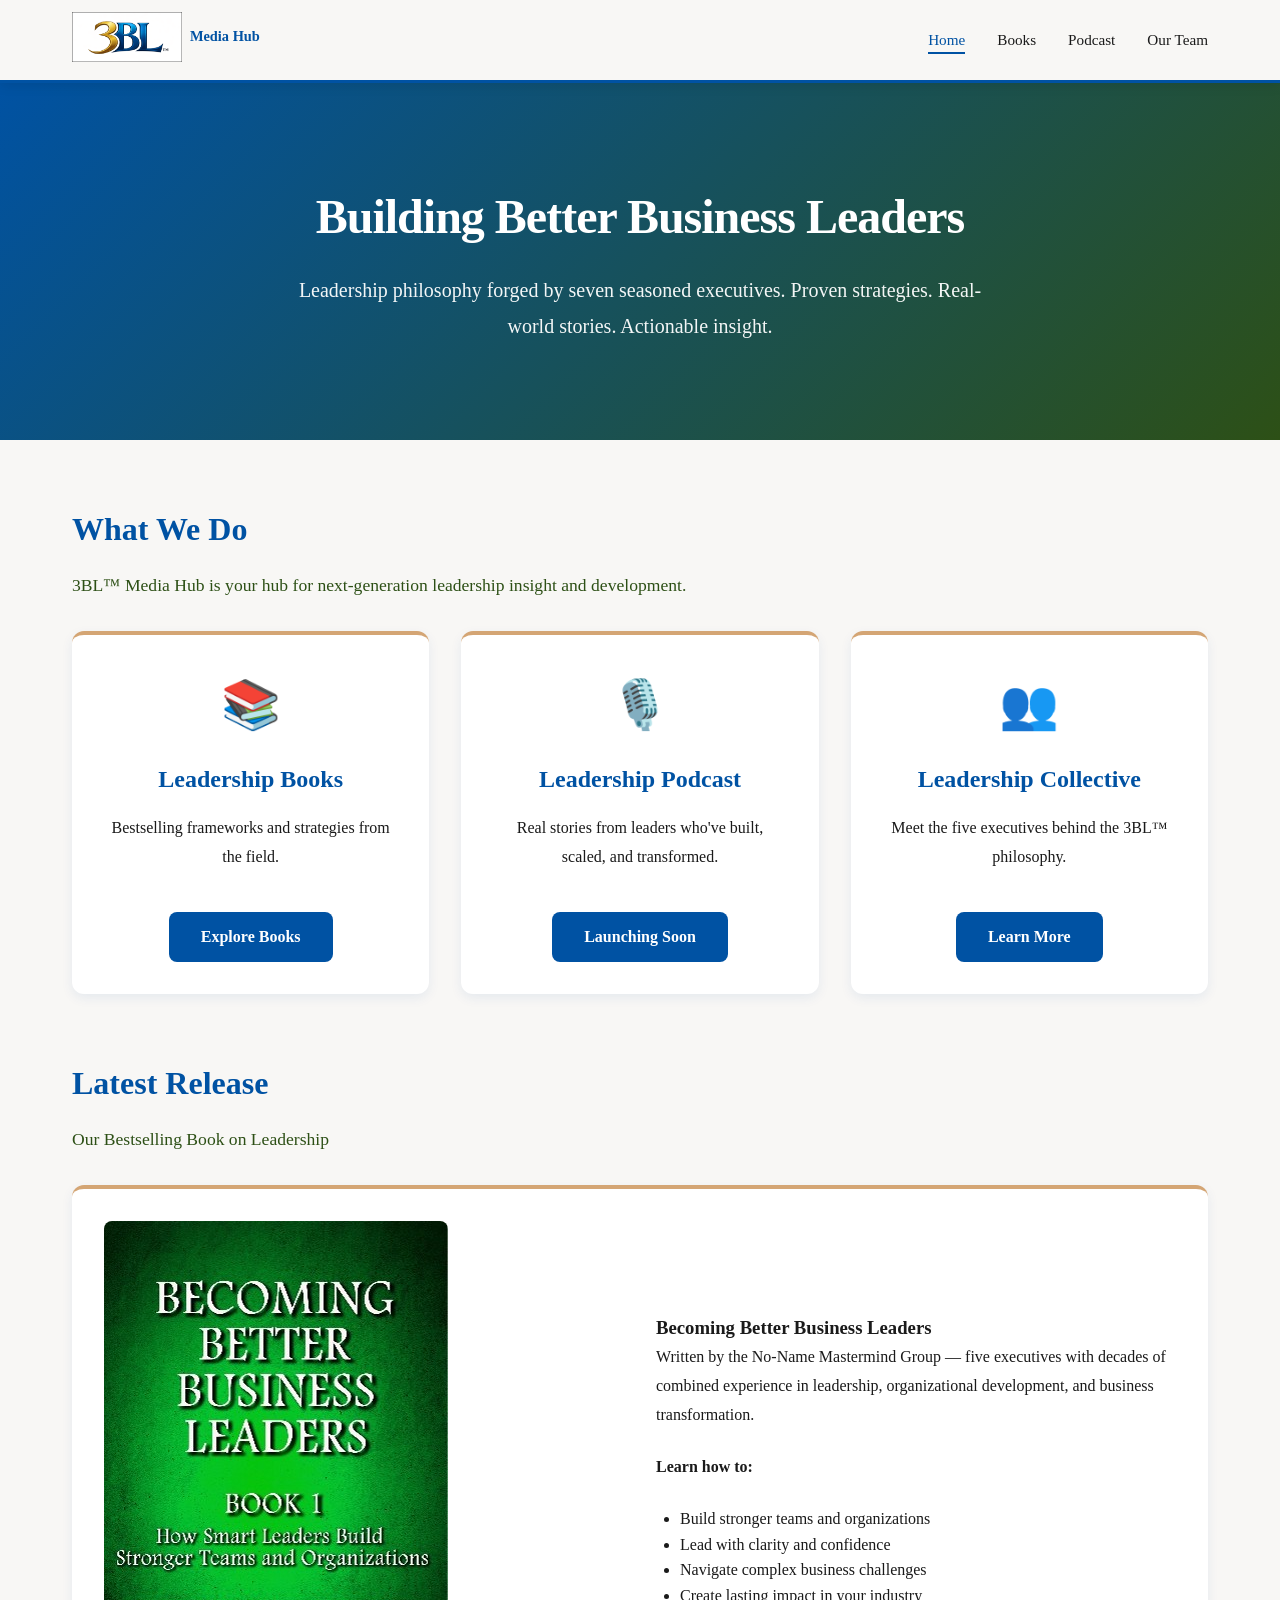
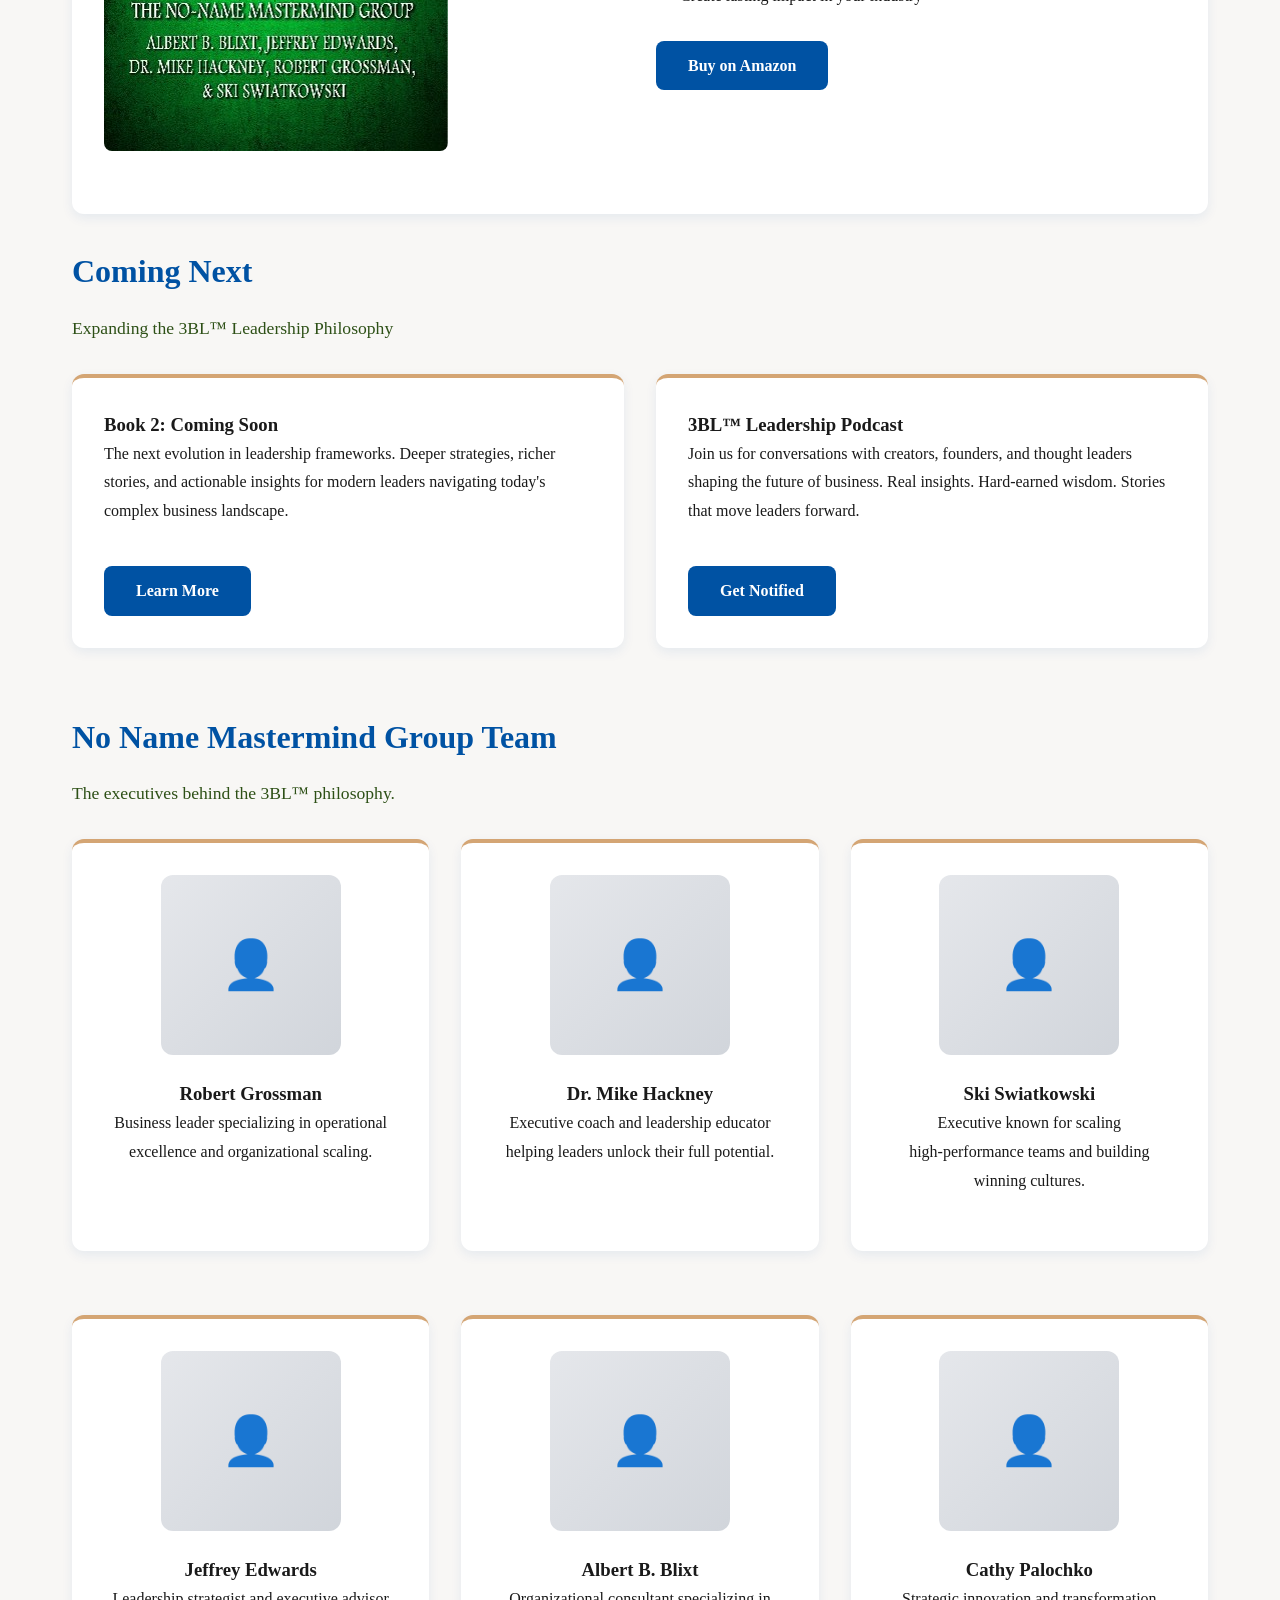
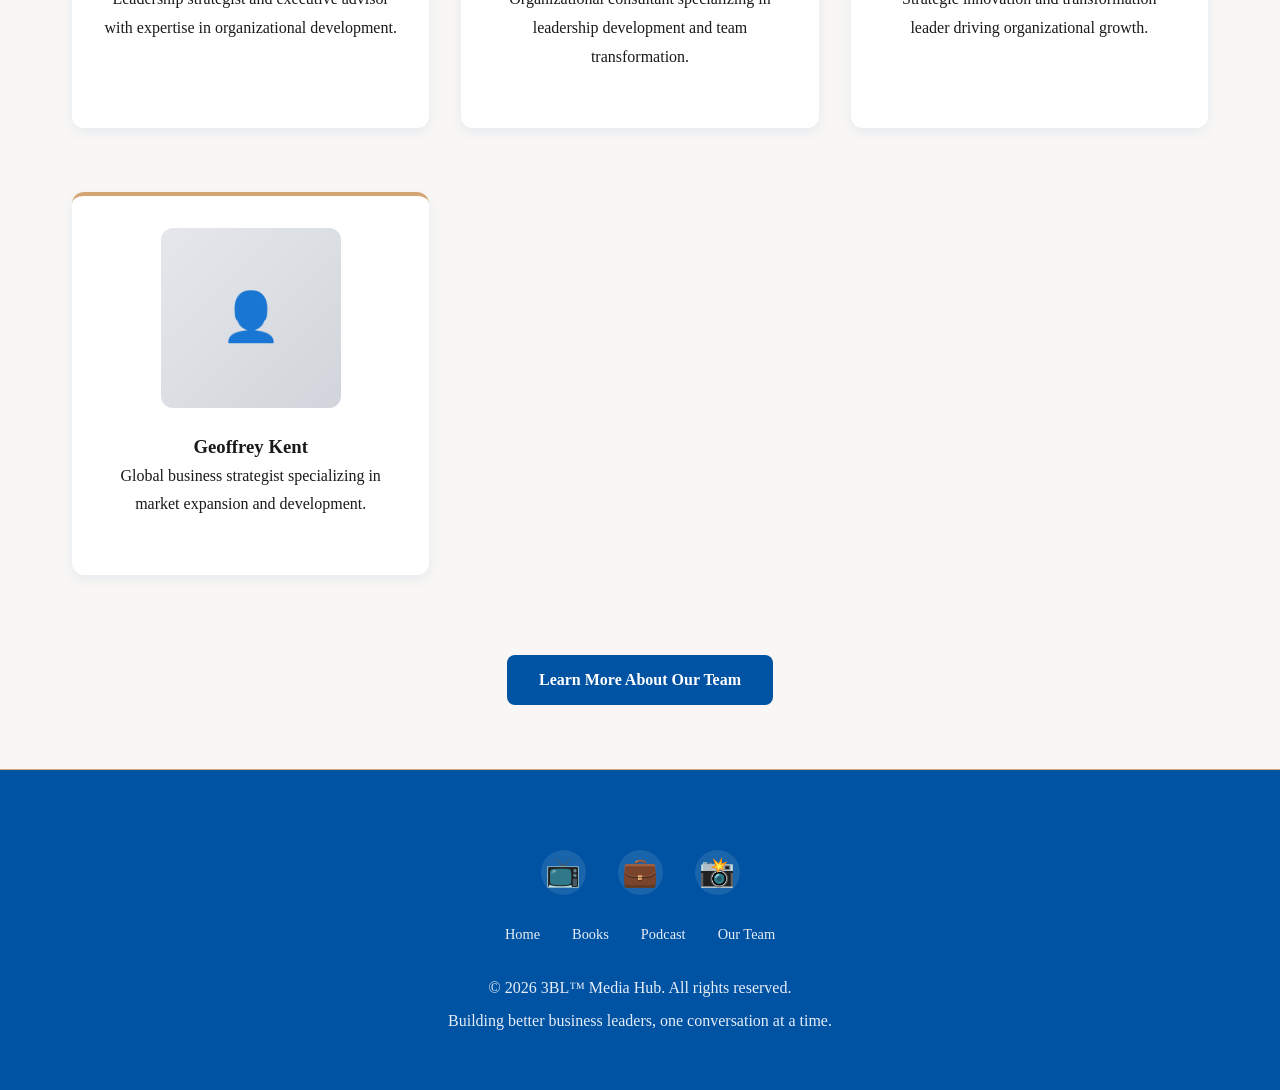
<file: index.html>
<!DOCTYPE html>
<html lang="en">

<head>
  <meta charset="UTF-8">
  <meta name="viewport" content="width=device-width, initial-scale=1.0">
  <title>3BL™ Media Hub — Leadership, Books & Podcast</title>
  <link rel="stylesheet" href="style.css">
</head>

<body>

  <!-- NAVIGATION -->
  <nav>
    <div class="container">
      <a href="/" class="logo">
        <img src="images/3bl-logo.png" alt="3BL™ Logo">
        <span class="logo-text">Media Hub</span>
      </a>
      <ul>
        <li><a href="/" class="active">Home</a></li>
        <li><a href="books.html">Books</a></li>
        <li><a href="podcast.html">Podcast</a></li>
        <li><a href="collective.html">Our Team</a></li>
      </ul>
    </div>
  </nav>

  <!-- HERO SECTION -->
  <div class="hero">
    <h1>Building Better Business Leaders</h1>
    <p>Leadership philosophy forged by seven seasoned executives. Proven strategies. Real-world stories. Actionable insight.</p>
  </div>

  <!-- ABOUT SECTION -->
  <section class="container">
    <h2>What We Do</h2>
    <p class="subtext">3BL™ Media Hub is your hub for next-generation leadership insight and development.</p>

    <div class="grid">
      <div class="card feature">
        <div class="icon">📚</div>
        <h3>Leadership Books</h3>
        <p>Bestselling frameworks and strategies from the field.</p>
        <a href="books.html" class="cta">Explore Books</a>
      </div>

      <div class="card feature">
        <div class="icon">🎙️</div>
        <h3>Leadership Podcast</h3>
        <p>Real stories from leaders who've built, scaled, and transformed.</p>
        <a href="podcast.html" class="cta">Launching Soon</a>
      </div>

      <div class="card feature">
        <div class="icon">👥</div>
        <h3>Leadership Collective</h3>
        <p>Meet the five executives behind the 3BL™ philosophy.</p>
        <a href="collective.html" class="cta">Learn More</a>
      </div>
    </div>
  </section>

  <!-- FEATURED BOOK -->
  <section class="container">
    <h2>Latest Release</h2>
    <p class="subtext">Our Bestselling Book on Leadership</p>

    <div class="card">
      <div style="display: grid; grid-template-columns: 1fr 1fr; gap: 2rem; align-items: center;">
        <div>
          <img src="images/BOOK1-COVER.jpg" alt="Becoming Better Business Leaders book cover" style="max-width: 100%; height: auto; border-radius: 8px;">
        </div>
        <div>
          <h3>Becoming Better Business Leaders</h3>
          <p>Written by the No‑Name Mastermind Group — five executives with decades of combined experience in leadership, organizational development, and business transformation.</p>
          <p><strong>Learn how to:</strong></p>
          <ul style="margin-left: 1.5rem; margin-bottom: 1rem;">
            <li>Build stronger teams and organizations</li>
            <li>Lead with clarity and confidence</li>
            <li>Navigate complex business challenges</li>
            <li>Create lasting impact in your industry</li>
          </ul>
          <a href="https://www.amazon.com/Becoming-Better-Business-Leaders-Organizations/dp/1957328576" class="cta" target="_blank">Buy on Amazon</a>
        </div>
      </div>
    </div>
  </section>

  <!-- COMING SOON SECTION -->
  <section class="container">
    <h2>Coming Next</h2>
    <p class="subtext">Expanding the 3BL™ Leadership Philosophy</p>

    <div class="grid">
      <div class="card">
        <h3>Book 2: Coming Soon</h3>
        <p>The next evolution in leadership frameworks. Deeper strategies, richer stories, and actionable insights for modern leaders navigating today's complex business landscape.</p>
        <a href="books.html" class="cta">Learn More</a>
      </div>

      <div class="card">
        <h3>3BL™ Leadership Podcast</h3>
        <p>Join us for conversations with creators, founders, and thought leaders shaping the future of business. Real insights. Hard-earned wisdom. Stories that move leaders forward.</p>
        <a href="podcast.html" class="cta">Get Notified</a>
      </div>
    </div>
  </section>

  <!-- MEET THE TEAM -->
  <section class="container">
    <h2>No Name Mastermind Group Team</h2>
    <p class="subtext">The executives behind the 3BL™ philosophy.</p>

    <div class="grid">
      <div class="card text-center">
        <div class="headshot">👤</div>
        <h3>Robert Grossman</h3>
        <p>Business leader specializing in operational excellence and organizational scaling.</p>
      </div>

      <div class="card text-center">
        <div class="headshot">👤</div>
        <h3>Dr. Mike Hackney</h3>
        <p>Executive coach and leadership educator helping leaders unlock their full potential.</p>
      </div>

      <div class="card text-center">
        <div class="headshot">👤</div>
        <h3>Ski Swiatkowski</h3>
        <p>Executive known for scaling high‑performance teams and building winning cultures.</p>
      </div>

      <div class="card text-center">
        <div class="headshot">👤</div>
        <h3>Jeffrey Edwards</h3>
        <p>Leadership strategist and executive advisor with expertise in organizational development.</p>
      </div>

      <div class="card text-center">
        <div class="headshot">👤</div>
        <h3>Albert B. Blixt</h3>
        <p>Organizational consultant specializing in leadership development and team transformation.</p>
      </div>

      <div class="card text-center">
        <div class="headshot">👤</div>
        <h3>Cathy Palochko</h3>
        <p>Strategic innovation and transformation leader driving organizational growth.</p>
      </div>

      <div class="card text-center">
        <div class="headshot">👤</div>
        <h3>Geoffrey Kent</h3>
        <p>Global business strategist specializing in market expansion and development.</p>
      </div>
    </div>

    <div class="text-center mt-4">
      <a href="collective.html" class="cta">Learn More About Our Team</a>
    </div>
  </section>

  <!-- FOOTER -->
  <footer>
    <div class="social-links">
      <a href="https://www.youtube.com/@3blmediahub" target="_blank" title="YouTube">📺</a>
      <a href="https://www.linkedin.com/company/3bl-media-hub" target="_blank" title="LinkedIn">💼</a>
      <a href="https://www.instagram.com/3blmediahub" target="_blank" title="Instagram">📸</a>
    </div>
    <div class="footer-links">
      <a href="/">Home</a>
      <a href="books.html">Books</a>
      <a href="podcast.html">Podcast</a>
      <a href="collective.html">Our Team</a>
    </div>
    <p>&copy; 2026 3BL™ Media Hub. All rights reserved.</p>
    <p>Building better business leaders, one conversation at a time.</p>
  </footer>

</body>

</html>
</file>
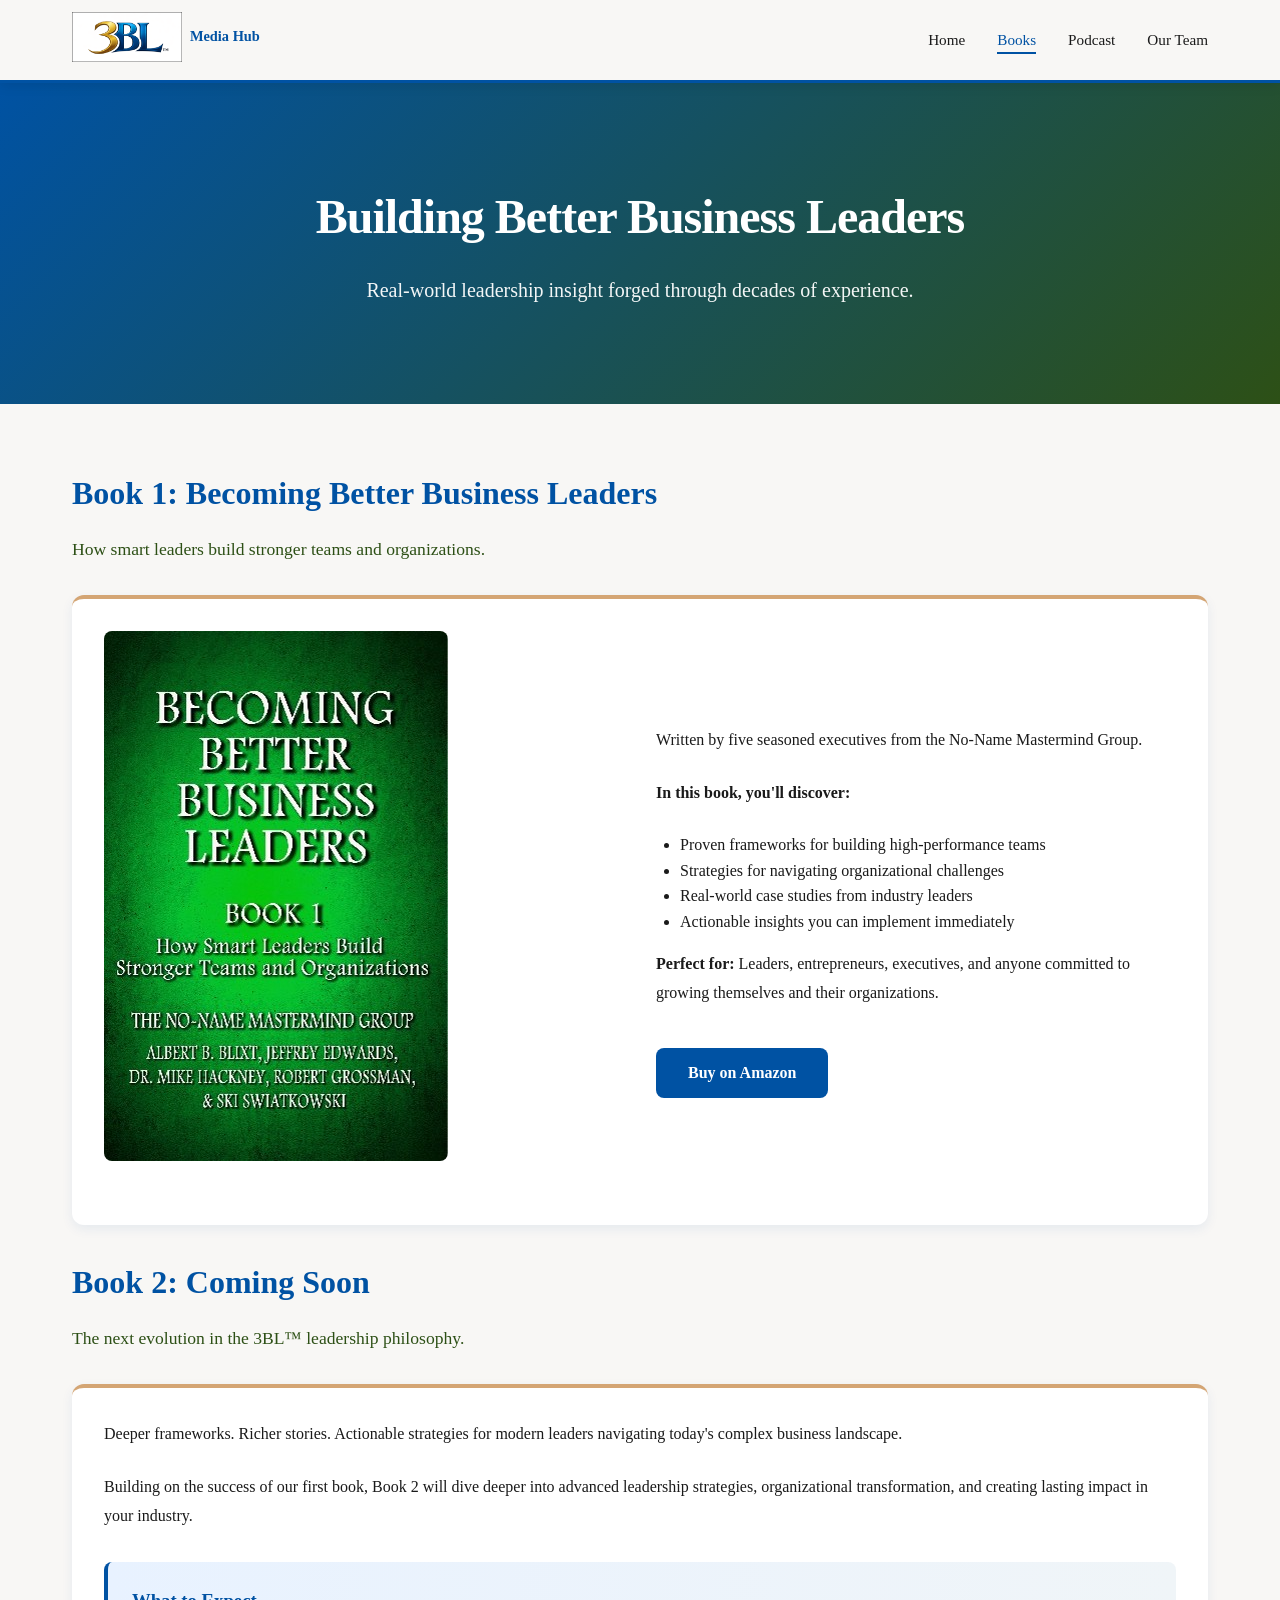
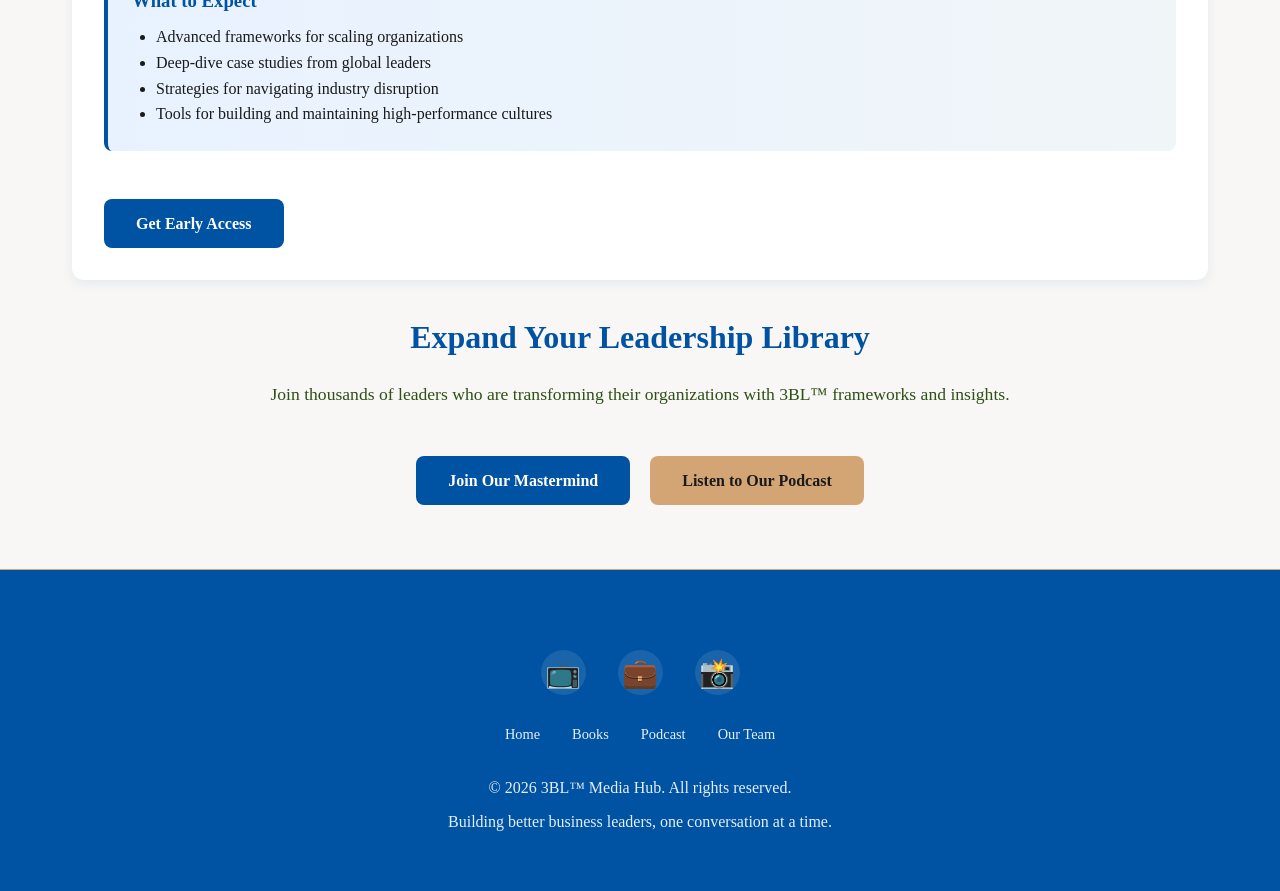
<file: books.html>
<!DOCTYPE html>
<html lang="en">

<head>
  <meta charset="UTF-8">
  <meta name="viewport" content="width=device-width, initial-scale=1.0">
  <title>Books — 3BL™ Media Hub</title>
  <link rel="stylesheet" href="style.css">
</head>

<body>

  <!-- NAVIGATION -->
  <nav>
    <div class="container">
      <a href="/" class="logo">
        <img src="images/3bl-logo.png" alt="3BL™ Logo">
        <span class="logo-text">Media Hub</span>
      </a>
      <ul>
        <li><a href="/">Home</a></li>
        <li><a href="books.html" class="active">Books</a></li>
        <li><a href="podcast.html">Podcast</a></li>
        <li><a href="collective.html">Our Team</a></li>
      </ul>
    </div>
  </nav>

  <!-- HERO -->
  <div class="hero">
    <h1>Building Better Business Leaders</h1>
    <p>Real‑world leadership insight forged through decades of experience.</p>
  </div>

  <!-- BOOK 1 -->
  <section class="container">
    <h2>Book 1: Becoming Better Business Leaders</h2>
    <p class="subtext">How smart leaders build stronger teams and organizations.</p>

    <div class="card">
      <div style="display: grid; grid-template-columns: 1fr 1fr; gap: 2rem; align-items: center;">
        <div>
          <img src="images/BOOK1-COVER.jpg" alt="Becoming Better Business Leaders" class="book-cover">
        </div>
        <div>
          <p>Written by five seasoned executives from the No‑Name Mastermind Group.</p>
          <p><strong>In this book, you'll discover:</strong></p>
          <ul style="margin-left: 1.5rem; margin-bottom: 1rem;">
            <li>Proven frameworks for building high-performance teams</li>
            <li>Strategies for navigating organizational challenges</li>
            <li>Real-world case studies from industry leaders</li>
            <li>Actionable insights you can implement immediately</li>
          </ul>
          <p><strong>Perfect for:</strong> Leaders, entrepreneurs, executives, and anyone committed to growing themselves and their organizations.</p>
          <a class="cta" href="https://www.amazon.com/Becoming-Better-Business-Leaders-Organizations/dp/1957328576" target="_blank">Buy on Amazon</a>
        </div>
      </div>
    </div>
  </section>

  <!-- BOOK 2 -->
  <section class="container">
    <h2>Book 2: Coming Soon</h2>
    <p class="subtext">The next evolution in the 3BL™ leadership philosophy.</p>

    <div class="card">
      <p>Deeper frameworks. Richer stories. Actionable strategies for modern leaders navigating today's complex business landscape.</p>
      <p>Building on the success of our first book, Book 2 will dive deeper into advanced leadership strategies, organizational transformation, and creating lasting impact in your industry.</p>
      <div class="highlight">
        <h3>What to Expect</h3>
        <ul style="margin-left: 1.5rem;">
          <li>Advanced frameworks for scaling organizations</li>
          <li>Deep-dive case studies from global leaders</li>
          <li>Strategies for navigating industry disruption</li>
          <li>Tools for building and maintaining high-performance cultures</li>
        </ul>
      </div>
      <a class="cta" href="#early-access">Get Early Access</a>
    </div>
  </section>

  <!-- CALL TO ACTION -->
  <section class="container text-center">
    <h2>Expand Your Leadership Library</h2>
    <p class="subtext">Join thousands of leaders who are transforming their organizations with 3BL™ frameworks and insights.</p>
    <a href="mastermind.html" class="cta">Join Our Mastermind</a>
    <a href="podcast.html" class="cta secondary" style="margin-left: 1rem;">Listen to Our Podcast</a>
  </section>

  <footer>
    <div class="social-links">
      <a href="https://www.youtube.com/@3blmediahub" target="_blank" title="YouTube">📺</a>
      <a href="https://www.linkedin.com/company/3bl-media-hub" target="_blank" title="LinkedIn">💼</a>
      <a href="https://www.instagram.com/3blmediahub" target="_blank" title="Instagram">📸</a>
    </div>
    <div class="footer-links">
      <a href="/">Home</a>
      <a href="books.html">Books</a>
      <a href="podcast.html">Podcast</a>
      <a href="collective.html">Our Team</a>
    </div>
    <p>&copy; 2026 3BL™ Media Hub. All rights reserved.</p>
    <p>Building better business leaders, one conversation at a time.</p>
  </footer>

</body>

</html>
</file>
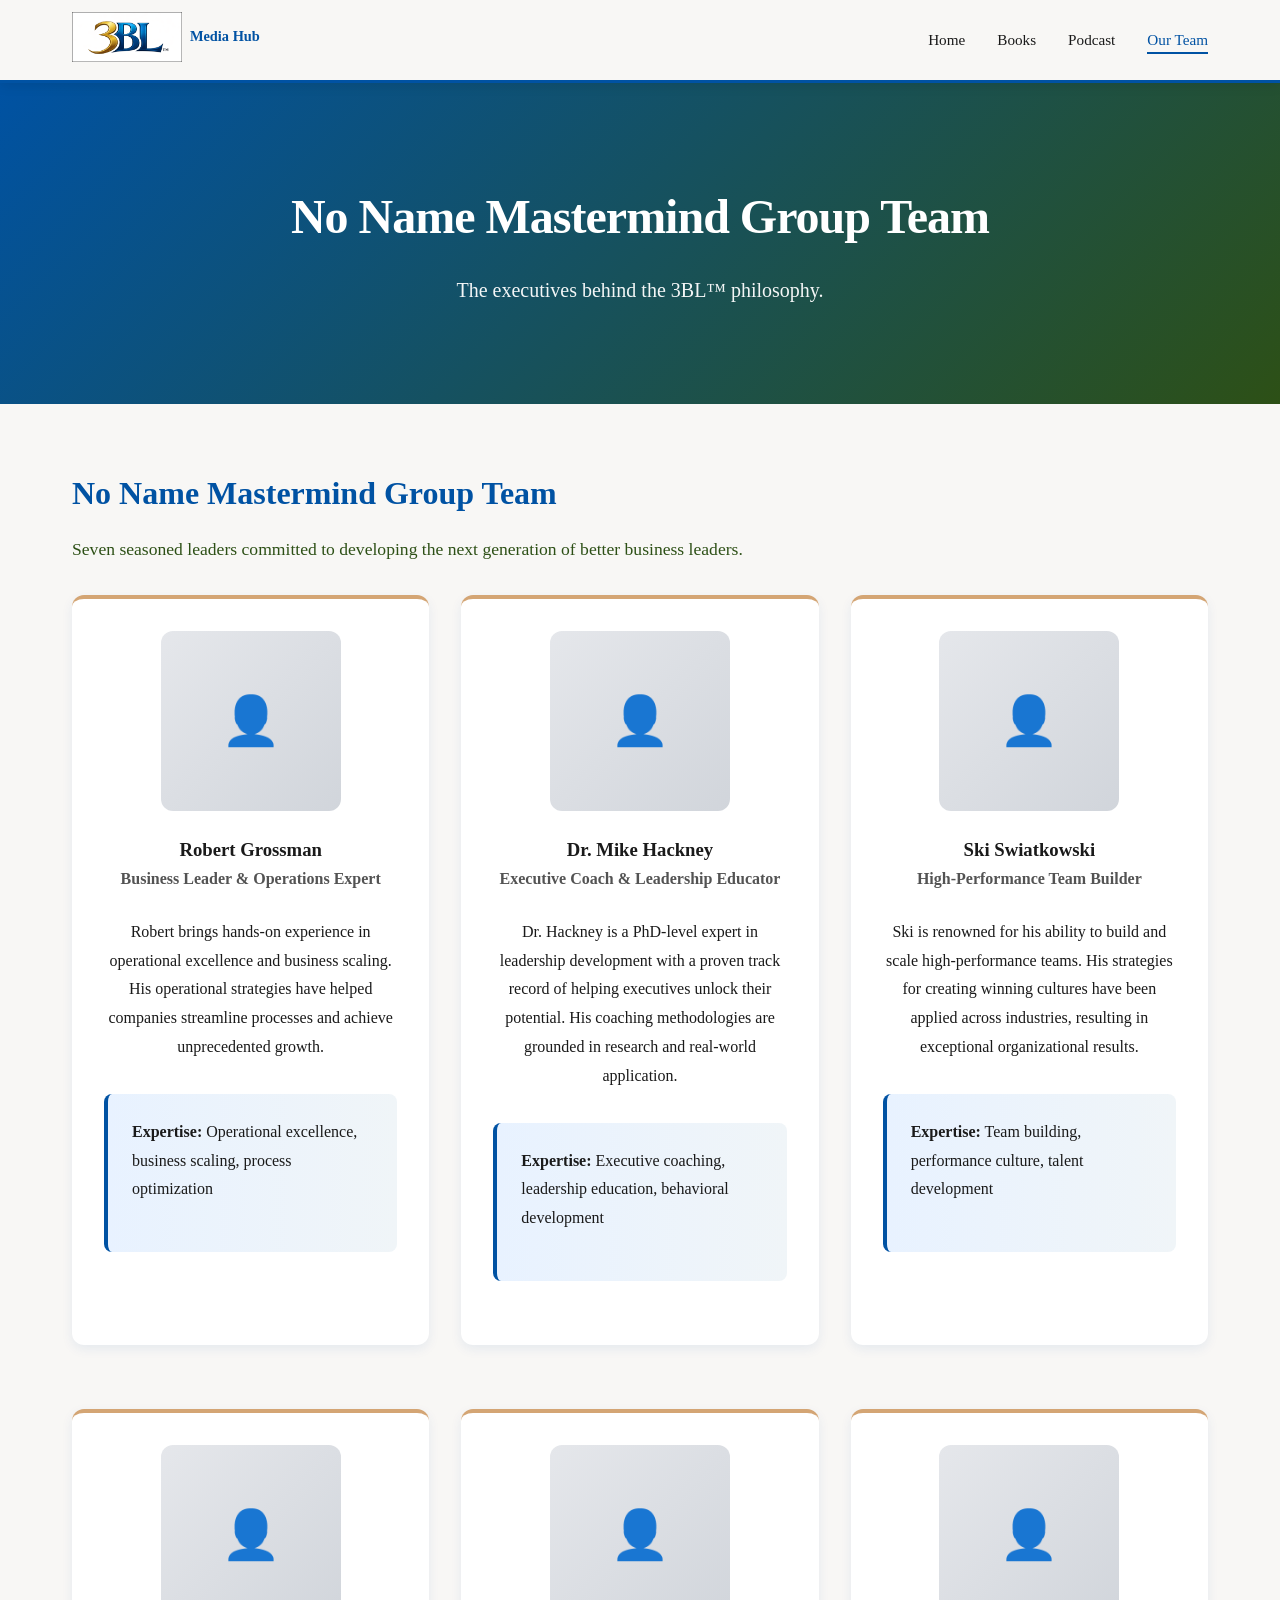
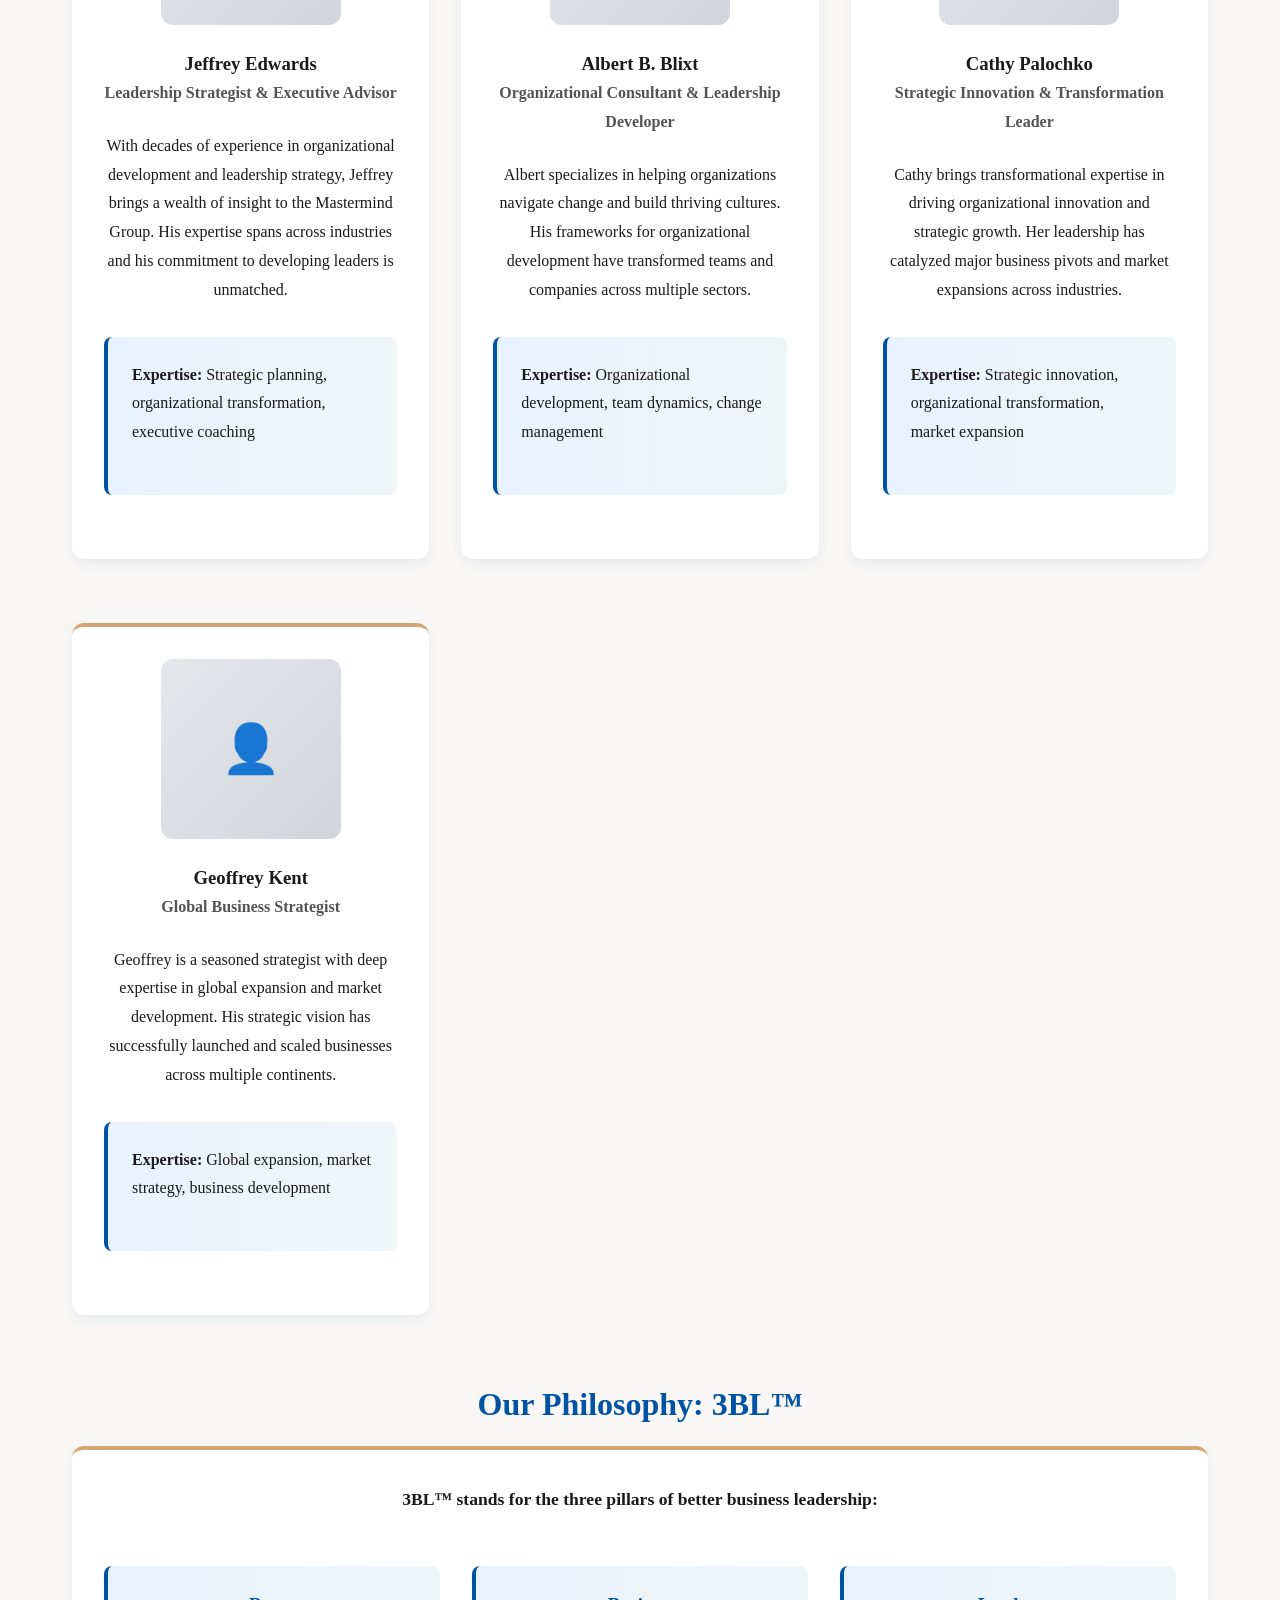
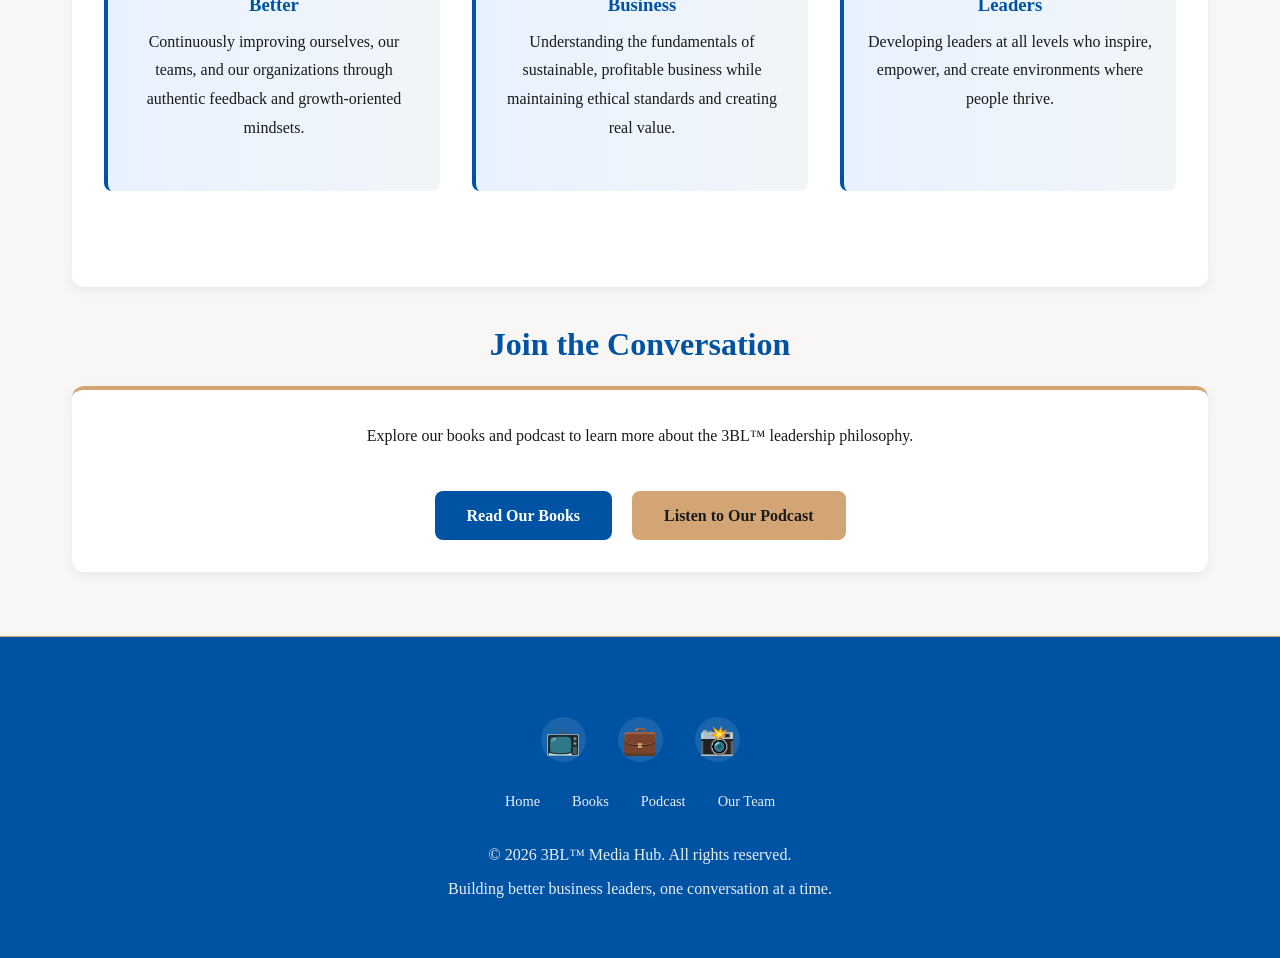
<file: collective.html>
<!DOCTYPE html>
<html lang="en">

<head>
  <meta charset="UTF-8">
  <meta name="viewport" content="width=device-width, initial-scale=1.0">
  <title>Leadership Collective — 3BL™ Media Hub</title>
  <link rel="stylesheet" href="style.css">
</head>

<body>

  <!-- NAVIGATION -->
  <nav>
    <div class="container">
      <a href="/" class="logo">
        <img src="images/3bl-logo.png" alt="3BL™ Logo">
        <span class="logo-text">Media Hub</span>
      </a>
      <ul>
        <li><a href="/">Home</a></li>
        <li><a href="books.html">Books</a></li>
        <li><a href="podcast.html">Podcast</a></li>
        <li><a href="collective.html" class="active">Our Team</a></li>
      </ul>
    </div>
  </nav>

  <!-- HERO -->
  <div class="hero">
    <h1>No Name Mastermind Group Team</h1>
    <p>The executives behind the 3BL™ philosophy.</p>
  </div>

  <section class="container">
    <h2>No Name Mastermind Group Team</h2>
    <p class="subtext">Seven seasoned leaders committed to developing the next generation of better business leaders.</p>

    <div class="grid">

      <div class="card text-center">
        <div class="headshot">👤</div>
        <h3>Robert Grossman</h3>
        <p class="opacity-75"><strong>Business Leader & Operations Expert</strong></p>
        <p>Robert brings hands-on experience in operational excellence and business scaling. His operational strategies have helped companies streamline processes and achieve unprecedented growth.</p>
        <div class="highlight" style="text-align: left;">
          <p><strong>Expertise:</strong> Operational excellence, business scaling, process optimization</p>
        </div>
      </div>

      <div class="card text-center">
        <div class="headshot">👤</div>
        <h3>Dr. Mike Hackney</h3>
        <p class="opacity-75"><strong>Executive Coach & Leadership Educator</strong></p>
        <p>Dr. Hackney is a PhD-level expert in leadership development with a proven track record of helping executives unlock their potential. His coaching methodologies are grounded in research and real-world application.</p>
        <div class="highlight" style="text-align: left;">
          <p><strong>Expertise:</strong> Executive coaching, leadership education, behavioral development</p>
        </div>
      </div>

      <div class="card text-center">
        <div class="headshot">👤</div>
        <h3>Ski Swiatkowski</h3>
        <p class="opacity-75"><strong>High-Performance Team Builder</strong></p>
        <p>Ski is renowned for his ability to build and scale high-performance teams. His strategies for creating winning cultures have been applied across industries, resulting in exceptional organizational results.</p>
        <div class="highlight" style="text-align: left;">
          <p><strong>Expertise:</strong> Team building, performance culture, talent development</p>
        </div>
      </div>

      <div class="card text-center">
        <div class="headshot">👤</div>
        <h3>Jeffrey Edwards</h3>
        <p class="opacity-75"><strong>Leadership Strategist & Executive Advisor</strong></p>
        <p>With decades of experience in organizational development and leadership strategy, Jeffrey brings a wealth of insight to the Mastermind Group. His expertise spans across industries and his commitment to developing leaders is unmatched.</p>
        <div class="highlight" style="text-align: left;">
          <p><strong>Expertise:</strong> Strategic planning, organizational transformation, executive coaching</p>
        </div>
      </div>

      <div class="card text-center">
        <div class="headshot">👤</div>
        <h3>Albert B. Blixt</h3>
        <p class="opacity-75"><strong>Organizational Consultant & Leadership Developer</strong></p>
        <p>Albert specializes in helping organizations navigate change and build thriving cultures. His frameworks for organizational development have transformed teams and companies across multiple sectors.</p>
        <div class="highlight" style="text-align: left;">
          <p><strong>Expertise:</strong> Organizational development, team dynamics, change management</p>
        </div>
      </div>

      <div class="card text-center">
        <div class="headshot">👤</div>
        <h3>Cathy Palochko</h3>
        <p class="opacity-75"><strong>Strategic Innovation & Transformation Leader</strong></p>
        <p>Cathy brings transformational expertise in driving organizational innovation and strategic growth. Her leadership has catalyzed major business pivots and market expansions across industries.</p>
        <div class="highlight" style="text-align: left;">
          <p><strong>Expertise:</strong> Strategic innovation, organizational transformation, market expansion</p>
        </div>
      </div>

      <div class="card text-center">
        <div class="headshot">👤</div>
        <h3>Geoffrey Kent</h3>
        <p class="opacity-75"><strong>Global Business Strategist</strong></p>
        <p>Geoffrey is a seasoned strategist with deep expertise in global expansion and market development. His strategic vision has successfully launched and scaled businesses across multiple continents.</p>
        <div class="highlight" style="text-align: left;">
          <p><strong>Expertise:</strong> Global expansion, market strategy, business development</p>
        </div>
      </div>

    </div>
  </section>

  <section class="container text-center">
    <h2>Our Philosophy: 3BL™</h2>
    <div class="card">
      <p style="font-size: 1.1rem; line-height: 2; margin-bottom: 1rem;">
        <strong>3BL™ stands for the three pillars of better business leadership:</strong>
      </p>
      <div class="grid">
        <div class="highlight">
          <h3>Better</h3>
          <p>Continuously improving ourselves, our teams, and our organizations through authentic feedback and growth-oriented mindsets.</p>
        </div>
        <div class="highlight">
          <h3>Business</h3>
          <p>Understanding the fundamentals of sustainable, profitable business while maintaining ethical standards and creating real value.</p>
        </div>
        <div class="highlight">
          <h3>Leaders</h3>
          <p>Developing leaders at all levels who inspire, empower, and create environments where people thrive.</p>
        </div>
      </div>
    </div>
  </section>

  <section class="container text-center">
    <h2>Join the Conversation</h2>
    <div class="card">
      <p>Explore our books and podcast to learn more about the 3BL™ leadership philosophy.</p>
      <a href="books.html" class="cta">Read Our Books</a>
      <a href="podcast.html" class="cta secondary" style="margin-left: 1rem;">Listen to Our Podcast</a>
    </div>
  </section>

  <footer>
    <div class="social-links">
      <a href="https://www.youtube.com/@3blmediahub" target="_blank" title="YouTube">📺</a>
      <a href="https://www.linkedin.com/company/3bl-media-hub" target="_blank" title="LinkedIn">💼</a>
      <a href="https://www.instagram.com/3blmediahub" target="_blank" title="Instagram">📸</a>
    </div>
    <div class="footer-links">
      <a href="/">Home</a>
      <a href="books.html">Books</a>
      <a href="podcast.html">Podcast</a>
      <a href="collective.html">Our Team</a>
    </div>
    <p>&copy; 2026 3BL™ Media Hub. All rights reserved.</p>
    <p>Building better business leaders, one conversation at a time.</p>
  </footer>

</body>

</html>
</file>
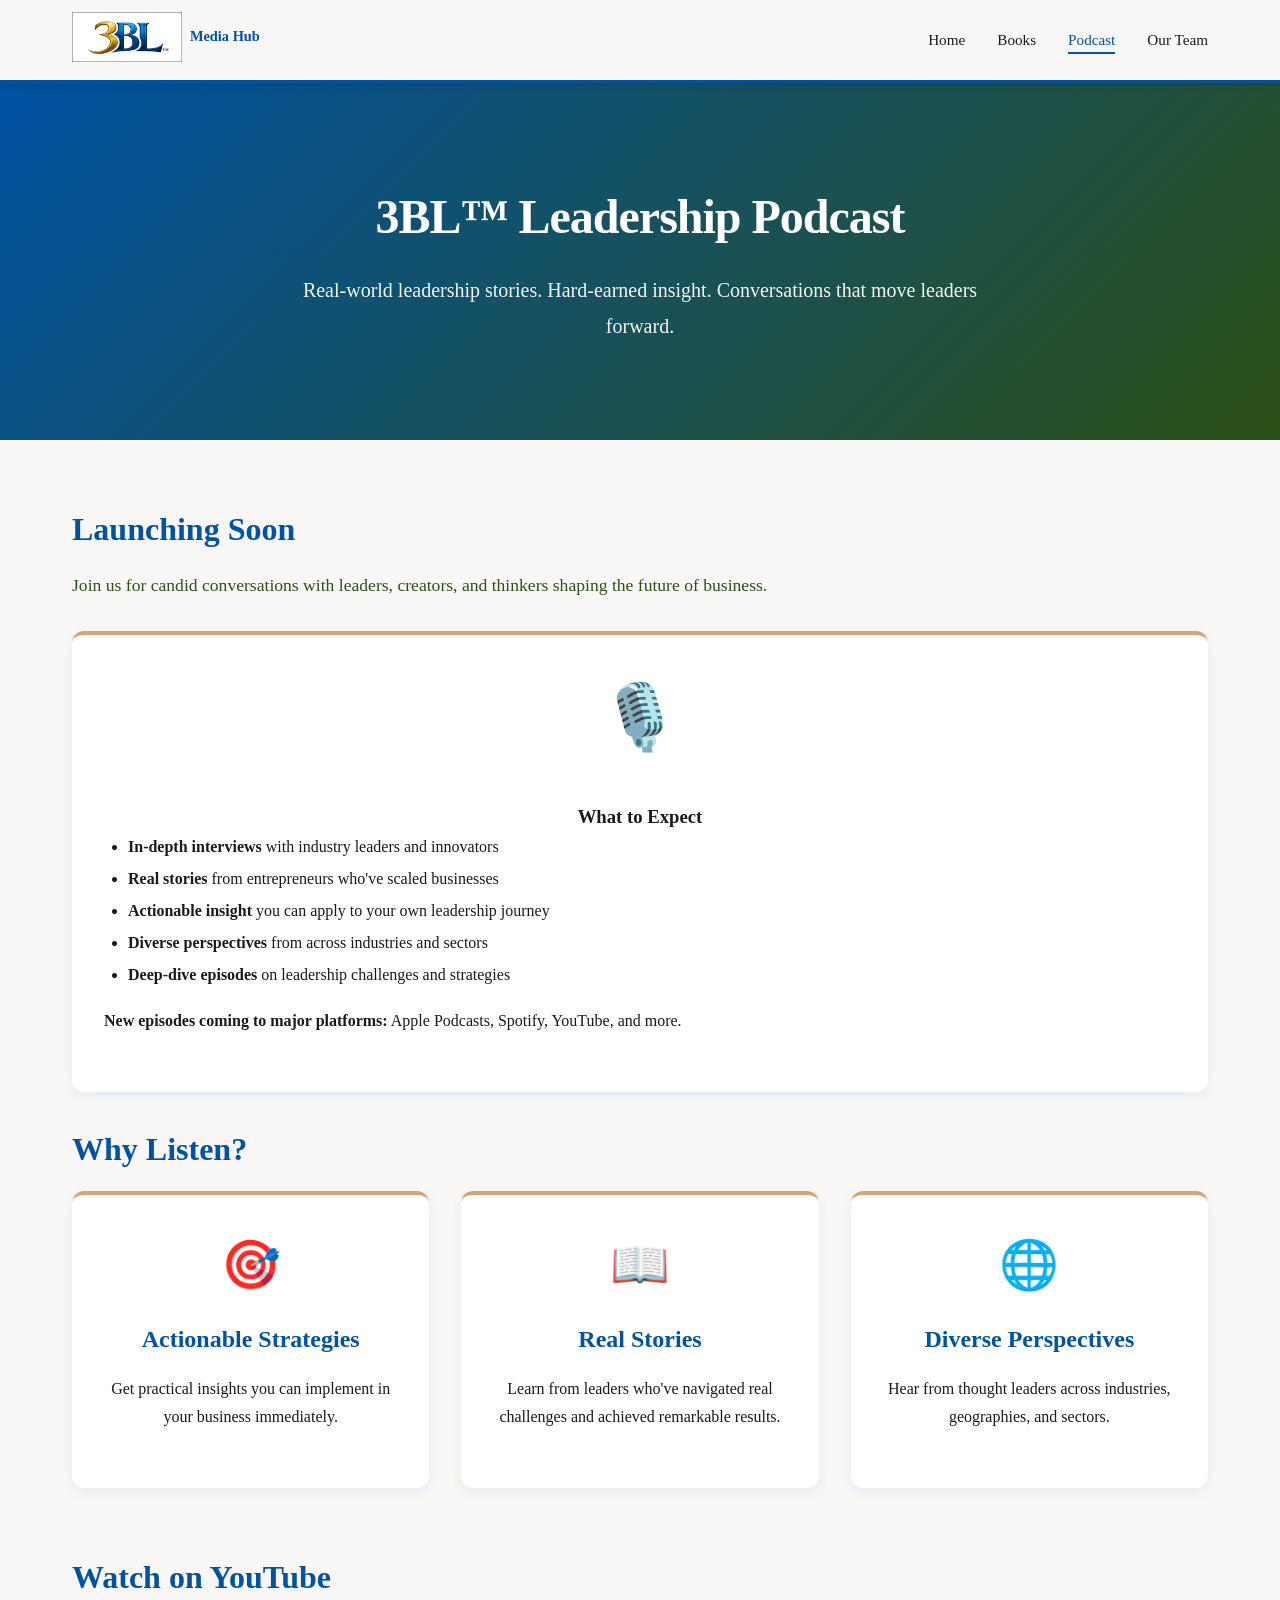
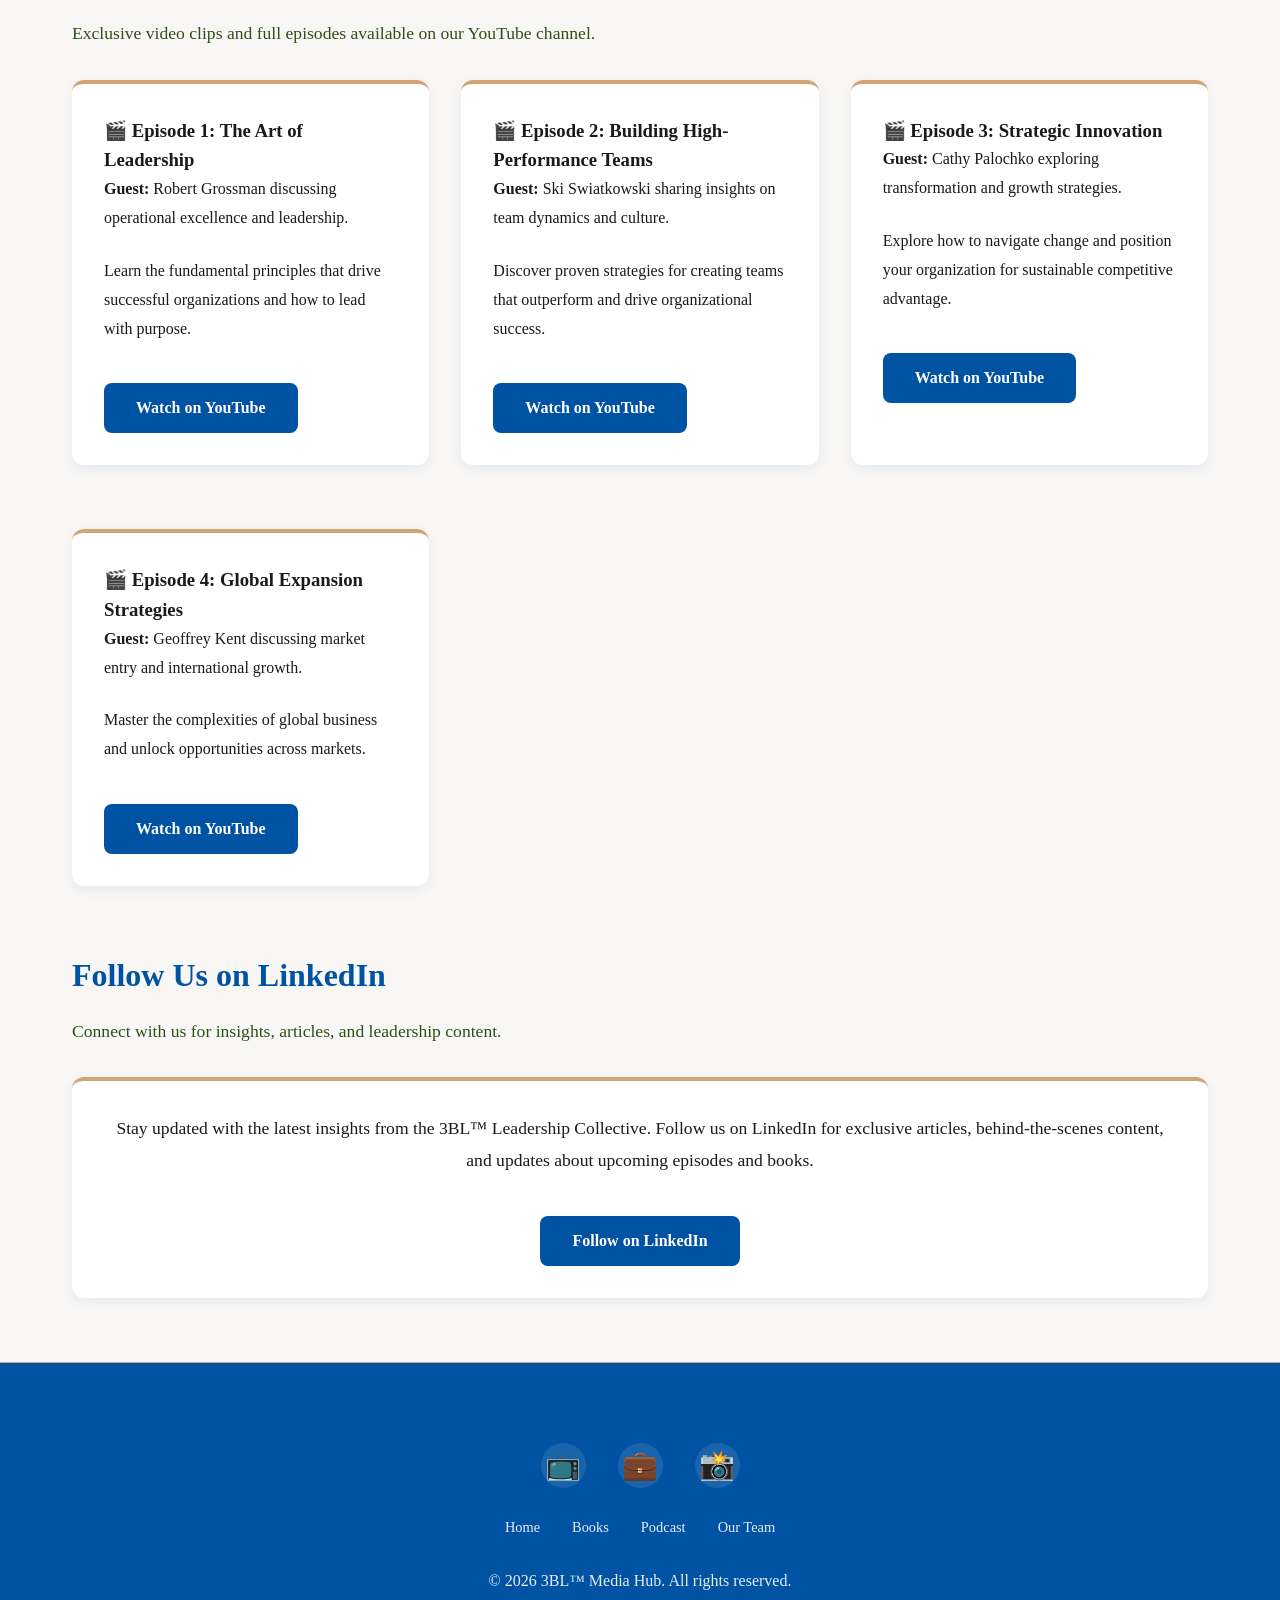
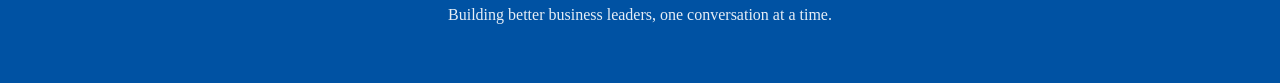
<file: podcast.html>
<!DOCTYPE html>
<html lang="en">

<head>
  <meta charset="UTF-8">
  <meta name="viewport" content="width=device-width, initial-scale=1.0">
  <title>Podcast — 3BL™ Media Hub</title>
  <link rel="stylesheet" href="style.css">
</head>

<body>

  <!-- NAVIGATION -->
  <nav>
    <div class="container">
      <a href="/" class="logo">
        <img src="images/3bl-logo.png" alt="3BL™ Logo">
        <span class="logo-text">Media Hub</span>
      </a>
      <ul>
        <li><a href="/">Home</a></li>
        <li><a href="books.html">Books</a></li>
        <li><a href="podcast.html" class="active">Podcast</a></li>
        <li><a href="collective.html">Our Team</a></li>
      </ul>
    </div>
  </nav>

  <!-- HERO -->
  <div class="hero">
    <h1>3BL™ Leadership Podcast</h1>
    <p>Real‑world leadership stories. Hard‑earned insight. Conversations that move leaders forward.</p>
  </div>

  <section class="container">
    <h2>Launching Soon</h2>
    <p class="subtext">Join us for candid conversations with leaders, creators, and thinkers shaping the future of business.</p>

    <div class="card">
      <div class="icon" style="font-size: 4rem; text-align: center; margin-bottom: 2rem;">🎙️</div>
      <h3 style="text-align: center;">What to Expect</h3>
      <ul style="margin-left: 1.5rem; margin-bottom: 1rem; line-height: 2;">
        <li><strong>In-depth interviews</strong> with industry leaders and innovators</li>
        <li><strong>Real stories</strong> from entrepreneurs who've scaled businesses</li>
        <li><strong>Actionable insight</strong> you can apply to your own leadership journey</li>
        <li><strong>Diverse perspectives</strong> from across industries and sectors</li>
        <li><strong>Deep-dive episodes</strong> on leadership challenges and strategies</li>
      </ul>
      <p><strong>New episodes coming to major platforms:</strong> Apple Podcasts, Spotify, YouTube, and more.</p>
    </div>
  </section>

  <section class="container">
    <h2>Why Listen?</h2>
    <div class="grid">
      <div class="card feature">
        <div class="icon">🎯</div>
        <h3>Actionable Strategies</h3>
        <p>Get practical insights you can implement in your business immediately.</p>
      </div>
      <div class="card feature">
        <div class="icon">📖</div>
        <h3>Real Stories</h3>
        <p>Learn from leaders who've navigated real challenges and achieved remarkable results.</p>
      </div>
      <div class="card feature">
        <div class="icon">🌐</div>
        <h3>Diverse Perspectives</h3>
        <p>Hear from thought leaders across industries, geographies, and sectors.</p>
      </div>
    </div>
  </section>

  <section class="container">
    <h2>Watch on YouTube</h2>
    <p class="subtext">Exclusive video clips and full episodes available on our YouTube channel.</p>

    <div class="grid">
      <div class="card">
        <h3>🎬 Episode 1: The Art of Leadership</h3>
        <p><strong>Guest:</strong> Robert Grossman discussing operational excellence and leadership.</p>
        <p>Learn the fundamental principles that drive successful organizations and how to lead with purpose.</p>
        <a href="https://www.youtube.com/@3blmediahub" class="cta" target="_blank">Watch on YouTube</a>
      </div>

      <div class="card">
        <h3>🎬 Episode 2: Building High-Performance Teams</h3>
        <p><strong>Guest:</strong> Ski Swiatkowski sharing insights on team dynamics and culture.</p>
        <p>Discover proven strategies for creating teams that outperform and drive organizational success.</p>
        <a href="https://www.youtube.com/@3blmediahub" class="cta" target="_blank">Watch on YouTube</a>
      </div>

      <div class="card">
        <h3>🎬 Episode 3: Strategic Innovation</h3>
        <p><strong>Guest:</strong> Cathy Palochko exploring transformation and growth strategies.</p>
        <p>Explore how to navigate change and position your organization for sustainable competitive advantage.</p>
        <a href="https://www.youtube.com/@3blmediahub" class="cta" target="_blank">Watch on YouTube</a>
      </div>

      <div class="card">
        <h3>🎬 Episode 4: Global Expansion Strategies</h3>
        <p><strong>Guest:</strong> Geoffrey Kent discussing market entry and international growth.</p>
        <p>Master the complexities of global business and unlock opportunities across markets.</p>
        <a href="https://www.youtube.com/@3blmediahub" class="cta" target="_blank">Watch on YouTube</a>
      </div>
    </div>
  </section>

  <section class="container">
    <h2>Follow Us on LinkedIn</h2>
    <p class="subtext">Connect with us for insights, articles, and leadership content.</p>

    <div class="card text-center">
      <p style="font-size: 1.1rem; margin-bottom: 1.5rem;">
        Stay updated with the latest insights from the 3BL™ Leadership Collective. Follow us on LinkedIn for exclusive articles, behind-the-scenes content, and updates about upcoming episodes and books.
      </p>
      <a href="https://www.linkedin.com/company/3bl-media-hub" class="cta" target="_blank">Follow on LinkedIn</a>
    </div>
  </section>

  <footer>
    <div class="social-links">
      <a href="https://www.youtube.com/@3blmediahub" target="_blank" title="YouTube">📺</a>
      <a href="https://www.linkedin.com/company/3bl-media-hub" target="_blank" title="LinkedIn">💼</a>
      <a href="https://www.instagram.com/3blmediahub" target="_blank" title="Instagram">📸</a>
    </div>
    <div class="footer-links">
      <a href="/">Home</a>
      <a href="books.html">Books</a>
      <a href="podcast.html">Podcast</a>
      <a href="collective.html">Our Team</a>
    </div>
    <p>&copy; 2026 3BL™ Media Hub. All rights reserved.</p>
    <p>Building better business leaders, one conversation at a time.</p>
  </footer>

</body>

</html>
</file>
<file: style.css>
/* =====================================================
   3BL™ Media Hub — Master Stylesheet
   ===================================================== */

:root {
  --primary-blue: #0052A3;
  --accent-gold: #D4A574;
  --accent-green: #2D5016;
  --dark-text: #1a1a1a;
  --light-text: #ffffff;
  --light-bg: #f8f7f5;
  --card-bg: #ffffff;
}

* {
  margin: 0;
  padding: 0;
  box-sizing: border-box;
}

html {
  scroll-behavior: smooth;
}

body {
  font-family: 'Georgia', -apple-system, BlinkMacSystemFont, 'Segoe UI', 'Helvetica Neue', serif;
  line-height: 1.6;
  color: var(--dark-text);
  background: var(--light-bg);
}

/* =====================================================
   NAVIGATION
   ===================================================== */

nav {
  background: var(--light-bg);
  box-shadow: 0 2px 12px rgba(0, 0, 0, 0.1);
  position: sticky;
  top: 0;
  z-index: 100;
  border-bottom: 3px solid var(--primary-blue);
}

nav .container {
  max-width: 1200px;
  margin: 0 auto;
  display: flex;
  justify-content: space-between;
  align-items: center;
  padding: 0.75rem 2rem;
}

nav .logo {
  display: flex;
  align-items: center;
  gap: 0.5rem;
  text-decoration: none;
  font-weight: bold;
}

nav .logo img {
  height: 50px;
  width: auto;
}

nav .logo-text {
  color: var(--primary-blue);
  font-size: 0.9rem;
  font-weight: 600;
}

nav ul {
  list-style: none;
  display: flex;
  gap: 2rem;
  align-items: center;
}

nav a {
  text-decoration: none;
  color: var(--dark-text);
  font-weight: 500;
  font-size: 0.95rem;
  transition: color 0.3s ease, border-bottom 0.3s ease;
  padding-bottom: 0.25rem;
  border-bottom: 2px solid transparent;
}

nav a:hover {
  color: var(--primary-blue);
}

nav a.active {
  color: var(--primary-blue);
  border-bottom: 2px solid var(--primary-blue);
}

/* =====================================================
   HERO SECTION
   ===================================================== */

.hero {
  background: linear-gradient(135deg, var(--primary-blue) 0%, var(--accent-green) 100%);
  color: white;
  text-align: center;
  padding: 6rem 2rem;
  margin-bottom: 4rem;
}

.hero h1 {
  font-size: 3rem;
  margin-bottom: 1rem;
  font-weight: 700;
  letter-spacing: -1px;
}

.hero p {
  font-size: 1.25rem;
  opacity: 0.95;
  max-width: 700px;
  margin: 0 auto;
  line-height: 1.8;
}

@media (max-width: 768px) {
  .hero h1 {
    font-size: 2rem;
  }
  .hero p {
    font-size: 1rem;
  }
}

/* =====================================================
   CONTAINER & SECTIONS
   ===================================================== */

.container {
  max-width: 1200px;
  margin: 0 auto;
  padding: 0 2rem;
}

section {
  margin-bottom: 4rem;
  padding: 3rem 2rem;
}

section h2 {
  font-size: 2rem;
  margin-bottom: 1rem;
  color: var(--primary-blue);
}

section .subtext {
  font-size: 1.1rem;
  color: var(--accent-green);
  margin-bottom: 2rem;
}

/* =====================================================
   CARDS
   ===================================================== */

/* =====================================================
   ANIMATIONS
   ===================================================== */

@keyframes fadeInUp {
  from {
    opacity: 0;
    transform: translateY(30px);
  }
  to {
    opacity: 1;
    transform: translateY(0);
  }
}

.card {
  background: var(--card-bg);
  border-radius: 12px;
  padding: 2rem;
  box-shadow: 0 4px 12px rgba(0, 82, 163, 0.08);
  transition: transform 0.3s ease, box-shadow 0.3s ease;
  margin-bottom: 2rem;
  border-top: 4px solid var(--accent-gold);
  animation: fadeInUp 0.6s ease-out forwards;
  opacity: 0;
}

.card:hover {
  transform: translateY(-4px);
  box-shadow: 0 8px 20px rgba(0, 82, 163, 0.15);
}

.card p {
  margin-bottom: 1.5rem;
  color: var(--dark-text);
  line-height: 1.8;
}

.card img {
  max-width: 100%;
  height: auto;
  border-radius: 8px;
  margin-bottom: 1.5rem;
}

.card.feature {
  text-align: center;
}

.card.feature h3 {
  font-size: 1.5rem;
  margin: 1rem 0;
  color: var(--primary-blue);
}

.card.feature .icon {
  font-size: 3rem;
  margin-bottom: 1rem;
}

/* =====================================================
   GRID LAYOUT
   ===================================================== */

.grid {
  display: grid;
  grid-template-columns: repeat(auto-fit, minmax(280px, 1fr));
  gap: 2rem;
  margin-bottom: 2rem;
}

/* =====================================================
   HEADSHOTS
   ===================================================== */

.headshot {
  width: 180px;
  height: 180px;
  background: linear-gradient(135deg, #e5e7eb 0%, #d1d5db 100%);
  border-radius: 12px;
  margin: 0 auto 1.5rem;
  display: flex;
  align-items: center;
  justify-content: center;
  font-size: 3rem;
  color: #9ca3af;
}

.card .headshot {
  margin-left: auto;
  margin-right: auto;
}

/* =====================================================
   CALL-TO-ACTION BUTTONS
   ===================================================== */

.cta {
  display: inline-block;
  background: var(--primary-blue);
  color: white;
  padding: 0.75rem 2rem;
  border-radius: 8px;
  text-decoration: none;
  font-weight: 600;
  transition: background 0.3s ease, transform 0.2s ease;
  margin-top: 1rem;
}

.cta:hover {
  background: var(--accent-green);
  transform: scale(1.05);
}

.cta.secondary {
  background: var(--accent-gold);
  color: var(--dark-text);
}

.cta.secondary:hover {
  background: #C49060;
}

/* =====================================================
   FOOTER
   ===================================================== */

footer {
  background: var(--primary-blue);
  color: white;
  text-align: center;
  padding: 3rem 2rem;
  margin-top: 4rem;
  border-top: 1px solid var(--accent-gold);
}

footer p {
  margin: 0.5rem 0;
  opacity: 0.9;
}

footer .social-links {
  display: flex;
  justify-content: center;
  gap: 2rem;
  margin: 2rem 0 1rem 0;
  font-size: 1.8rem;
}

footer a {
  color: var(--accent-gold);
  text-decoration: none;
  transition: color 0.3s ease, transform 0.3s ease;
  display: inline-flex;
  align-items: center;
  justify-content: center;
  width: 45px;
  height: 45px;
  border-radius: 50%;
  background: rgba(255, 255, 255, 0.1);
}

footer a:hover {
  color: white;
  background: rgba(212, 165, 116, 0.2);
  transform: translateY(-3px);
}

footer .footer-links {
  display: flex;
  justify-content: center;
  gap: 2rem;
  margin: 1.5rem 0;
  flex-wrap: wrap;
}

footer .footer-links a {
  width: auto;
  height: auto;
  background: none;
  font-size: 0.9rem;
  color: rgba(255, 255, 255, 0.9);
  padding: 0.25rem 0;
  border-bottom: 1px solid transparent;
  border-radius: 0;
}

footer .footer-links a:hover {
  background: none;
  border-bottom: 1px solid var(--accent-gold);
  transform: none;
}

/* =====================================================
   HIGHLIGHTS & FEATURES
   ===================================================== */

.highlight {
  background: linear-gradient(to right, #E8F2FF, #F0F5F8);
  border-left: 4px solid var(--primary-blue);
  padding: 1.5rem;
  border-radius: 8px;
  margin: 2rem 0;
}

.highlight h3 {
  color: var(--primary-blue);
  margin-bottom: 0.5rem;
}

/* =====================================================
   RESPONSIVE DESIGN
   ===================================================== */

@media (max-width: 768px) {
  nav .container {
    flex-direction: column;
    gap: 1rem;
  }

  nav ul {
    gap: 1rem;
    font-size: 0.9rem;
  }

  section {
    padding: 2rem 1rem;
  }

  section h2 {
    font-size: 1.5rem;
  }

  .grid {
    grid-template-columns: 1fr;
  }

  .card {
    padding: 1.5rem;
  }
}

/* =====================================================
   UTILITY CLASSES
   ===================================================== */

.text-center {
  text-align: center;
}

.mt-4 {
  margin-top: 2rem;
}

.mb-4 {
  margin-bottom: 2rem;
}

.opacity-75 {
  opacity: 0.75;
}
</file>
